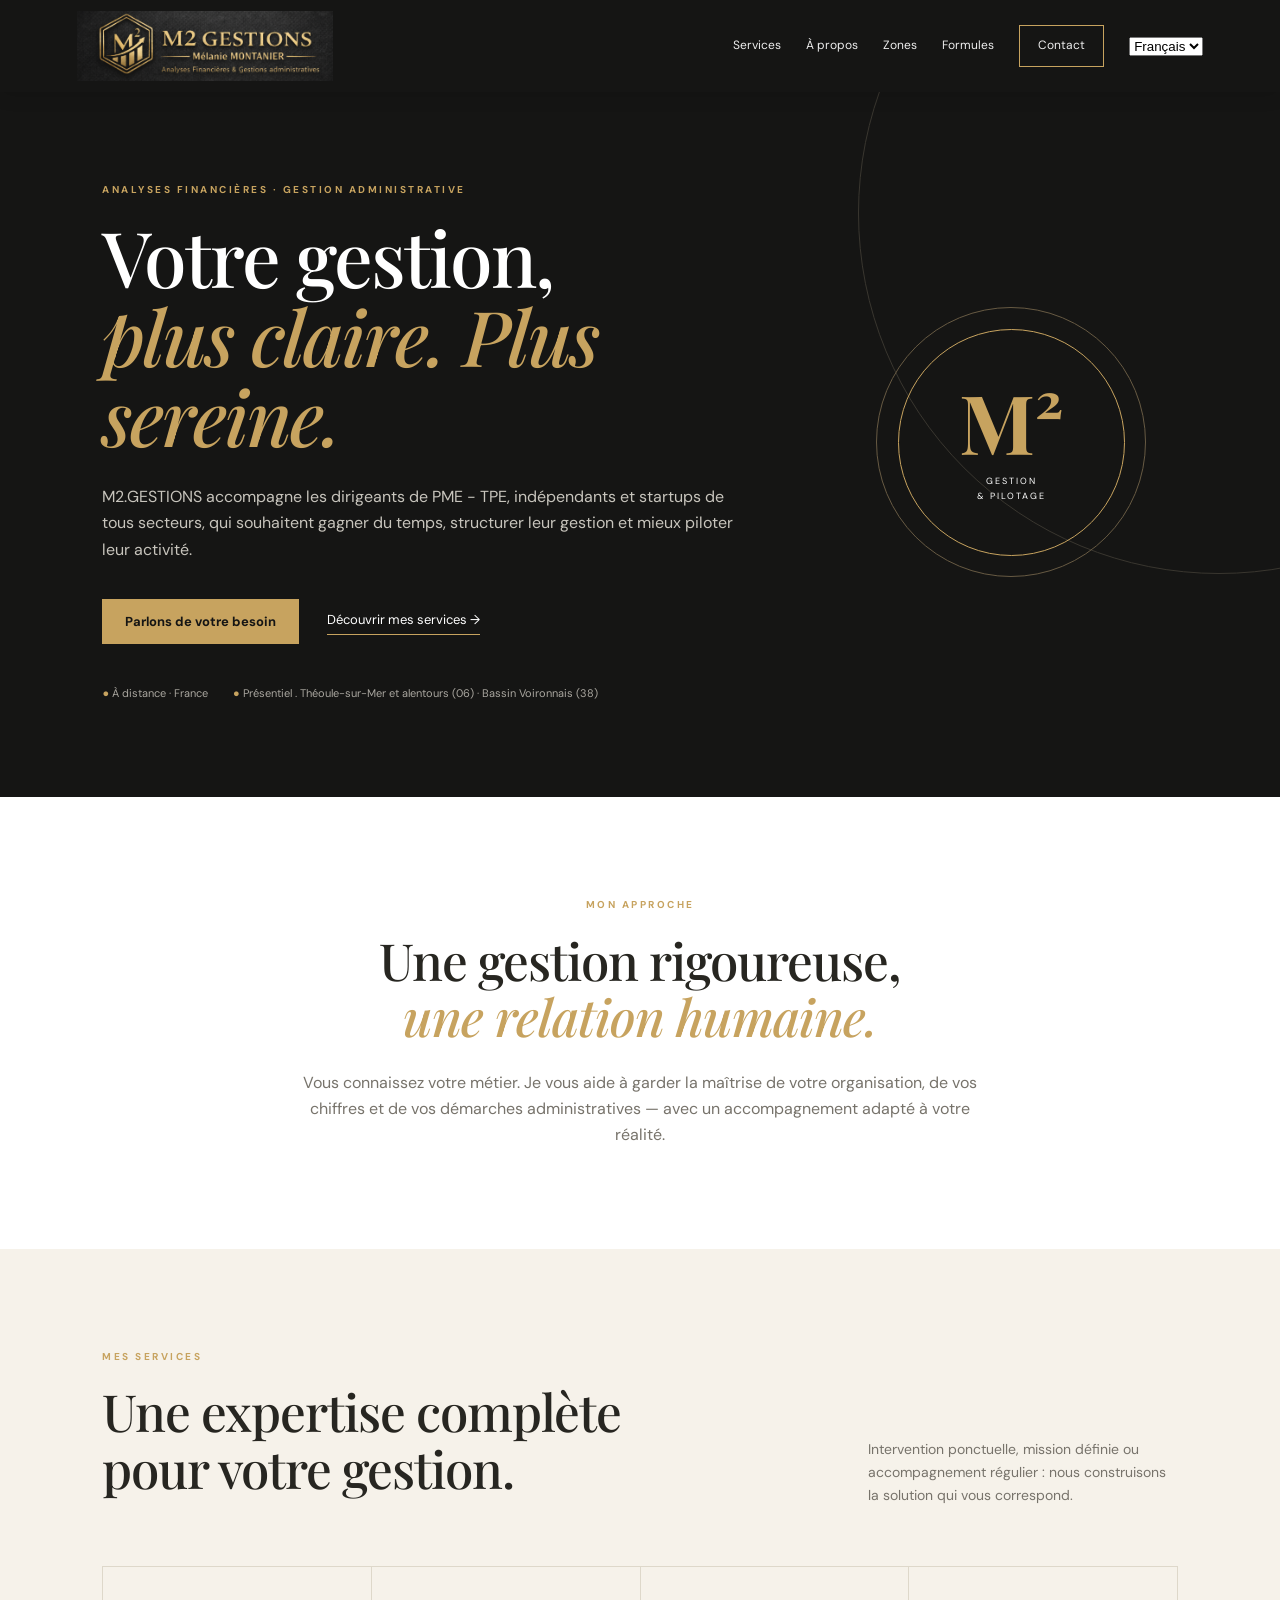
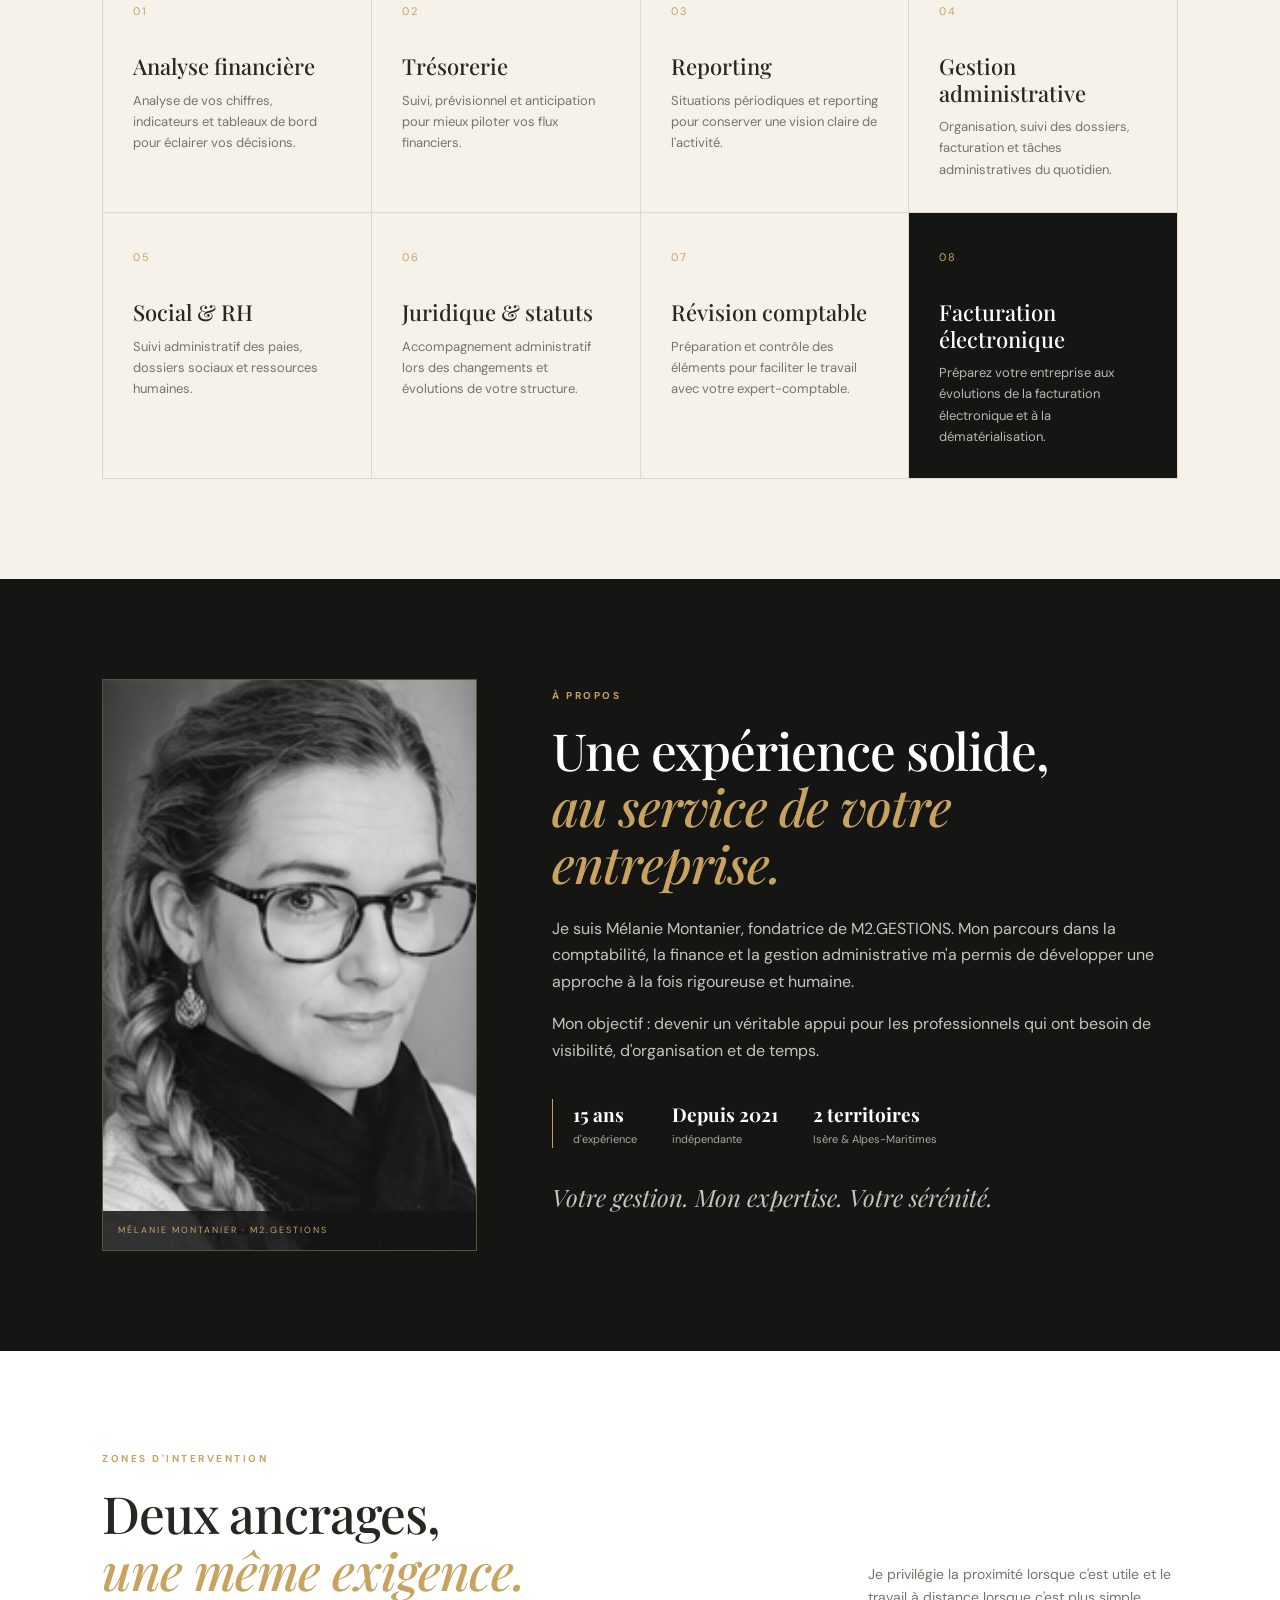
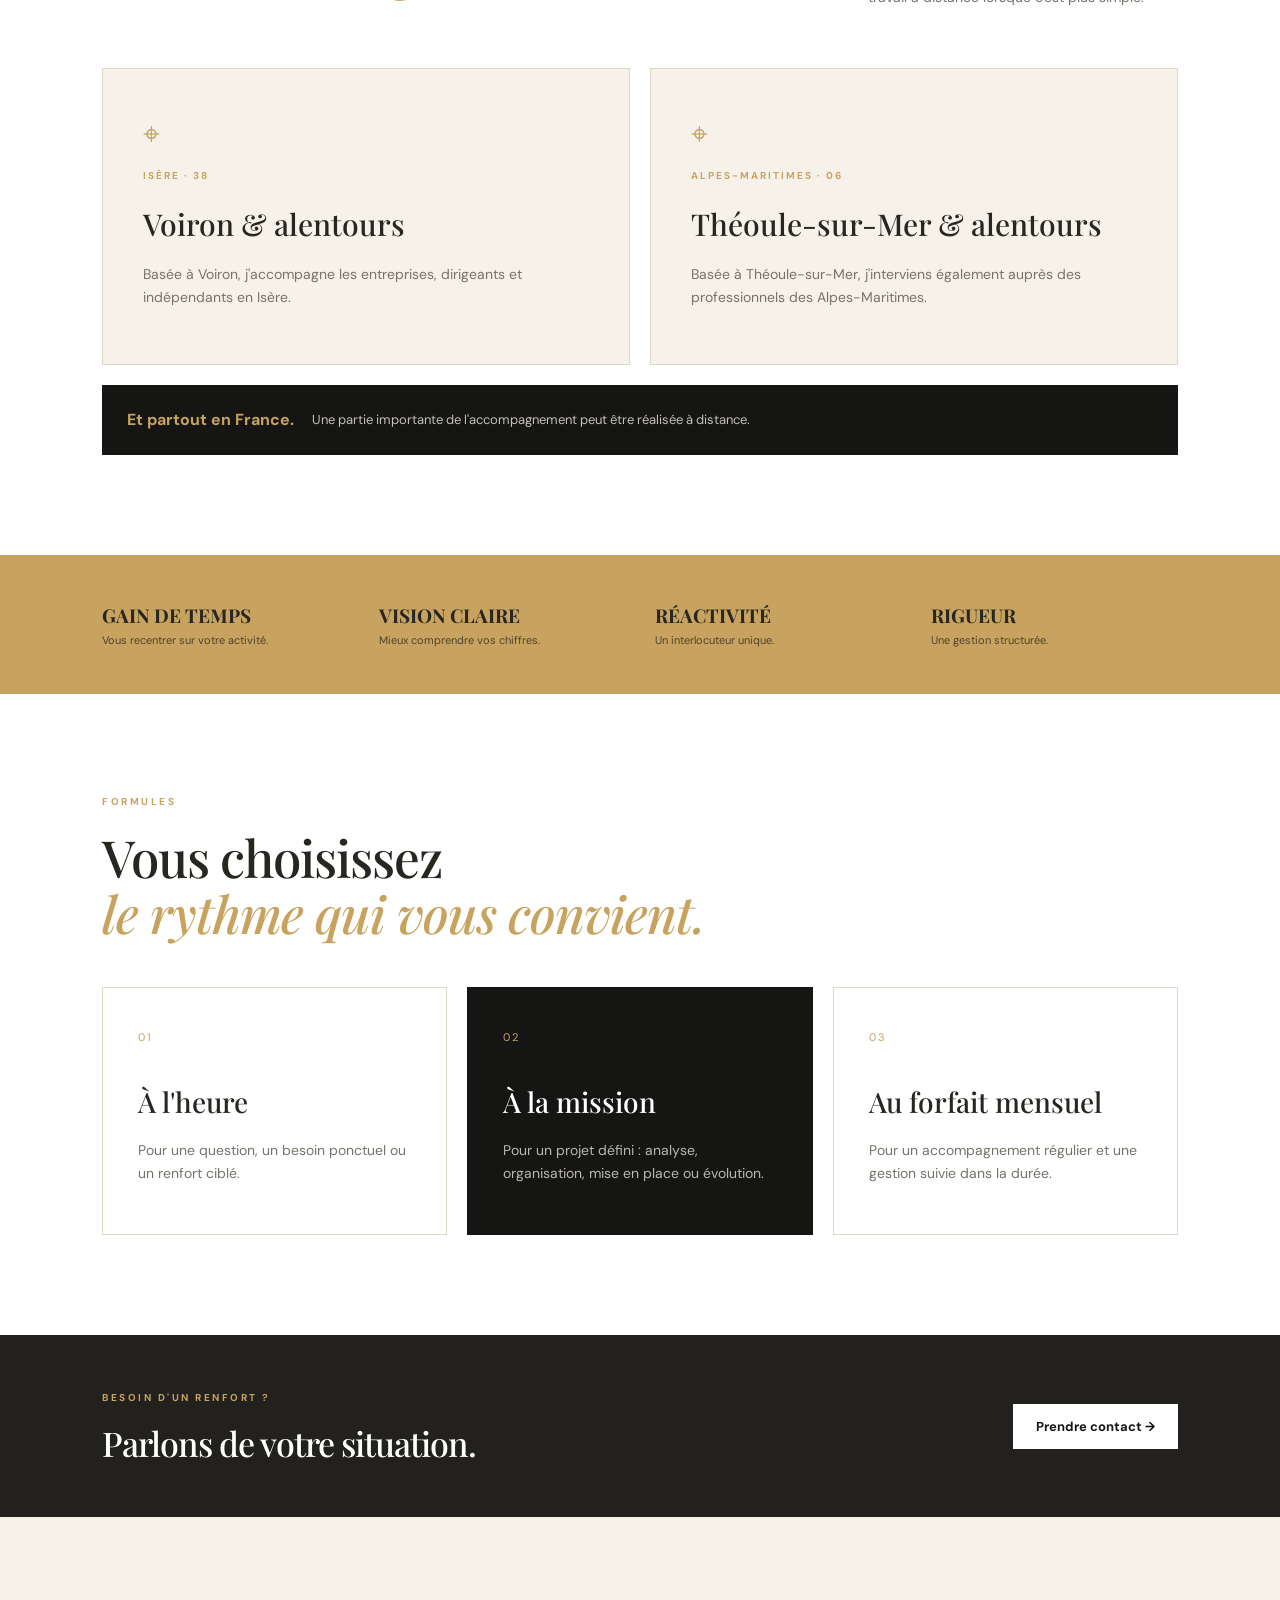
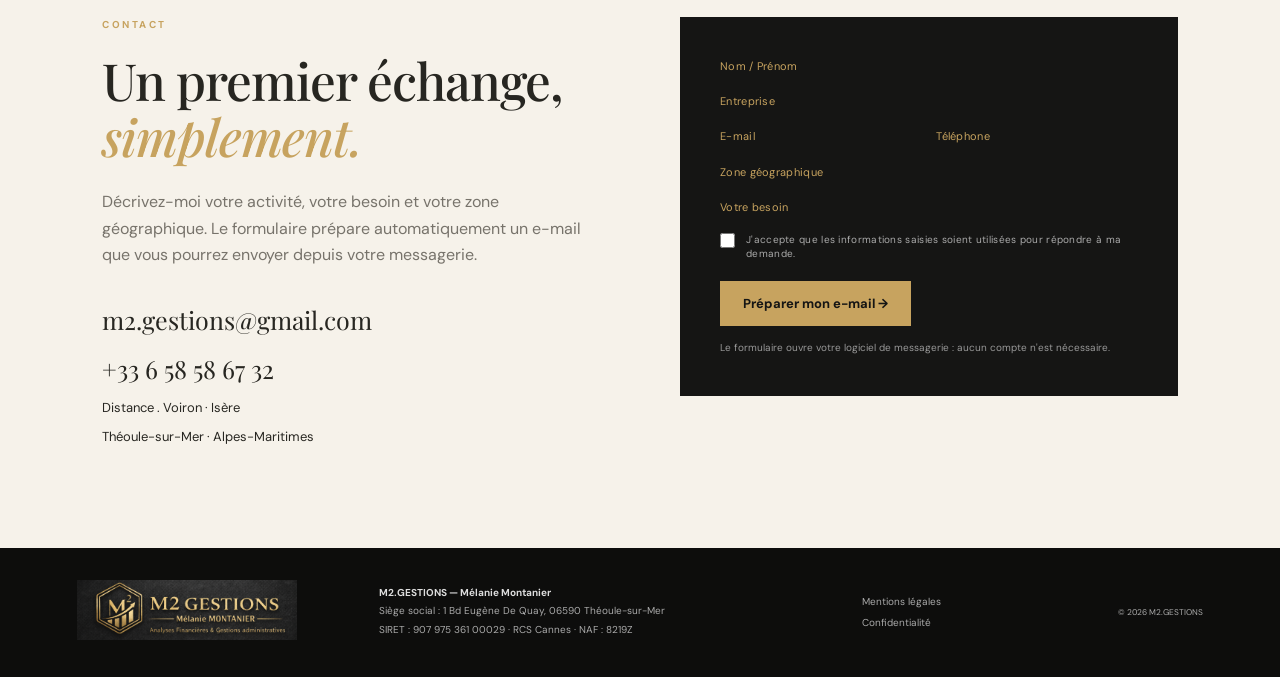
<file: index.html>
<!doctype html>
<html lang="fr">
<head>
  <meta charset="utf-8">
  <meta name="viewport" content="width=device-width, initial-scale=1">
  <meta name="description" content="M2.GESTIONS — Analyses financières et gestion administrative. Accompagnement en Isère, à Voiron, et dans les Alpes-Maritimes, à Théoule-sur-Mer.">
  <meta name="theme-color" content="#151514">
  <title>M2.GESTIONS | Gestion administrative & financière</title>
  <link rel="preconnect" href="https://fonts.googleapis.com">
  <link rel="preconnect" href="https://fonts.gstatic.com" crossorigin>
  <link href="https://fonts.googleapis.com/css2?family=DM+Sans:wght@400;500;600;700&family=Playfair+Display:ital,wght@0,500;0,600;1,500&display=swap" rel="stylesheet">
  <link rel="stylesheet" href="style.css">
</head>
<body>
<header class="site-header">
  <a class="brand" href="#accueil" aria-label="M2.GESTIONS — Accueil">
    <img src="logo.png" alt="M2.GESTIONS — Mélanie Montanier">
  </a>
  <button class="menu-toggle" aria-label="Ouvrir le menu" aria-expanded="false">☰</button>
  <nav class="nav">
    <a href="#services">Services</a>
    <a href="#apropos">À propos</a>
    <a href="#zones">Zones</a>
    <a href="#formules">Formules</a>
    <a class="nav-cta" href="#contact">Contact</a>
    <div class="language-selector">
      <select id="language-select" aria-label="Sélectionner la langue">
        <option value="fr">Français</option>
        <option value="en">English</option>
      </select>
    </div>
  </nav>
</header>

<main>
<section id="accueil" class="hero">
  <div class="hero-copy">
    <p class="eyebrow" data-i18n="eyebrow-hero">ANALYSES FINANCIÈRES · GESTION ADMINISTRATIVE</p>
    <h1><span data-i18n="hero-h1-line1">Votre gestion,</span><br><em data-i18n="hero-h1-line2">plus claire. Plus sereine.</em></h1>
    <p class="hero-text" data-i18n="hero-text">M2.GESTIONS accompagne les dirigeants de PME - TPE, indépendants et startups de tous secteurs, qui souhaitent gagner du temps, structurer leur gestion et mieux piloter le[...]</p>
    <div class="hero-actions">
      <a class="btn" href="#contact" data-i18n="btn-contact">Parlons de votre besoin</a>
      <a class="text-link" href="#services" data-i18n="text-link-services">Découvrir mes services →</a>
    </div>
    <div class="hero-locations">
      <span data-i18n="location-remote">●  À distance · France</span>
      <span data-i18n="location-onsite">● Présentiel . Théoule-sur-Mer et alentours (06) · Bassin Voironnais (38)</span>
    </div>
  </div>
  <div class="hero-mark" aria-hidden="true">
    <div class="circle"><strong>M²</strong><span>GESTION<br>&amp; PILOTAGE</span></div>
  </div>
</section>

<section class="intro section-white">
  <p class="eyebrow" data-i18n="eyebrow-approach">MON APPROCHE</p>
  <h2><span data-i18n="approach-h2-line1">Une gestion rigoureuse,</span><br><em data-i18n="approach-h2-line2">une relation humaine.</em></h2>
  <p data-i18n="approach-text">Vous connaissez votre métier. Je vous aide à garder la maîtrise de votre organisation, de vos chiffres et de vos démarches administratives — avec un accompagnement adapté à votre réa[...]</p>
</section>

<section id="services" class="section services">
  <div class="section-head">
    <div>
      <p class="eyebrow" data-i18n="eyebrow-services">MES SERVICES</p>
      <h2><span data-i18n="services-h2-line1">Une expertise complète</span><br><span data-i18n="services-h2-line2">pour votre gestion.</span></h2>
    </div>
    <p data-i18n="services-intro">Intervention ponctuelle, mission définie ou accompagnement régulier : nous construisons la solution qui vous correspond.</p>
  </div>

  <div class="service-grid">
    <article><span>01</span><h3 data-i18n="service1-title">Analyse financière</h3><p data-i18n="service1-desc">Analyse de vos chiffres, indicateurs et tableaux de bord pour éclairer vos décisions.</p></article>
    <article><span>02</span><h3 data-i18n="service2-title">Trésorerie</h3><p data-i18n="service2-desc">Suivi, prévisionnel et anticipation pour mieux piloter vos flux financiers.</p></article>
    <article><span>03</span><h3 data-i18n="service3-title">Reporting</h3><p data-i18n="service3-desc">Situations périodiques et reporting pour conserver une vision claire de l'activité.</p></article>
    <article><span>04</span><h3 data-i18n="service4-title">Gestion administrative</h3><p data-i18n="service4-desc">Organisation, suivi des dossiers, facturation et tâches administratives du quotidien.</p></article>
    <article><span>05</span><h3 data-i18n="service5-title">Social &amp; RH</h3><p data-i18n="service5-desc">Suivi administratif des paies, dossiers sociaux et ressources humaines.</p></article>
    <article><span>06</span><h3 data-i18n="service6-title">Juridique &amp; statuts</h3><p data-i18n="service6-desc">Accompagnement administratif lors des changements et évolutions de votre structure.</p></article>
    <article><span>07</span><h3 data-i18n="service7-title">Révision comptable</h3><p data-i18n="service7-desc">Préparation et contrôle des éléments pour faciliter le travail avec votre expert-comptable.</p></article>
    <article class="dark-card"><span>08</span><h3 data-i18n="service8-title">Facturation électronique</h3><p data-i18n="service8-desc">Préparez votre entreprise aux évolutions de la facturation électronique et à la dématérialisation.</p></article>
  </div>
</section>

<section id="apropos" class="about">
  <div class="portrait-wrap">
    <img src="melanie.png" alt="Mélanie Montanier" class="portrait">
    <div class="portrait-caption" data-i18n="about-caption">MÉLANIE MONTANIER · M2.GESTIONS</div>
  </div>
  <div class="about-copy">
    <p class="eyebrow" data-i18n="eyebrow-about">À PROPOS</p>
    <h2><span data-i18n="about-h2-line1">Une expérience solide,</span><br><em data-i18n="about-h2-line2">au service de votre entreprise.</em></h2>
    <p data-i18n="about-intro">Je suis <strong>Mélanie Montanier</strong>, fondatrice de M2.GESTIONS. Mon parcours dans la comptabilité, la finance et la gestion administrative m'a permis de développer une approche à[...]</p>
    <p data-i18n="about-goal">Mon objectif : devenir un véritable appui pour les professionnels qui ont besoin de visibilité, d'organisation et de temps.</p>
    <div class="about-facts">
      <div><strong data-i18n="about-fact1-value">15 ans</strong><span data-i18n="about-fact1-label">d'expérience</span></div>
      <div><strong data-i18n="about-fact2-value">Depuis 2021</strong><span data-i18n="about-fact2-label">indépendante</span></div>
      <div><strong data-i18n="about-fact3-value">2 territoires</strong><span data-i18n="about-fact3-label">Isère &amp; Alpes-Maritimes</span></div>
    </div>
    <p class="signature" data-i18n="about-signature">Votre gestion. Mon expertise. Votre sérénité.</p>
  </div>
</section>

<section id="zones" class="section section-white">
  <div class="section-head">
    <div>
      <p class="eyebrow" data-i18n="eyebrow-zones">ZONES D'INTERVENTION</p>
      <h2><span data-i18n="zones-h2-line1">Deux ancrages,</span><br><em data-i18n="zones-h2-line2">une même exigence.</em></h2>
    </div>
    <p data-i18n="zones-intro">Je privilégie la proximité lorsque c'est utile et le travail à distance lorsque c'est plus simple.</p>
  </div>
  <div class="zone-grid">
    <article class="zone-card">
      <div class="zone-icon">⌖</div>
      <p class="zone-kicker" data-i18n="zone1-kicker">ISÈRE · 38</p>
      <h3 data-i18n="zone1-title">Voiron &amp; alentours</h3>
      <p data-i18n="zone1-desc">Basée à Voiron, j'accompagne les entreprises, dirigeants et indépendants en Isère.</p>
    </article>
    <article class="zone-card">
      <div class="zone-icon">⌖</div>
      <p class="zone-kicker" data-i18n="zone2-kicker">ALPES-MARITIMES · 06</p>
      <h3 data-i18n="zone2-title">Théoule-sur-Mer &amp; alentours</h3>
      <p data-i18n="zone2-desc">Basée à Théoule-sur-Mer, j'interviens également auprès des professionnels des Alpes-Maritimes.</p>
    </article>
  </div>
  <div class="remote-bar"><strong data-i18n="zones-remote-label">Et partout en France.</strong><span data-i18n="zones-remote-desc">Une partie importante de l'accompagnement peut être réalisée à distance.</span></div>
</section>

<section class="reassurance">
  <div><strong data-i18n="reassurance1-label">GAIN DE TEMPS</strong><span data-i18n="reassurance1-desc">Vous recentrer sur votre activité.</span></div>
  <div><strong data-i18n="reassurance2-label">VISION CLAIRE</strong><span data-i18n="reassurance2-desc">Mieux comprendre vos chiffres.</span></div>
  <div><strong data-i18n="reassurance3-label">RÉACTIVITÉ</strong><span data-i18n="reassurance3-desc">Un interlocuteur unique.</span></div>
  <div><strong data-i18n="reassurance4-label">RIGUEUR</strong><span data-i18n="reassurance4-desc">Une gestion structurée.</span></div>
</section>

<section id="formules" class="section formulas">
  <p class="eyebrow" data-i18n="eyebrow-formulas">FORMULES</p>
  <h2><span data-i18n="formulas-h2-line1">Vous choisissez</span><br><em data-i18n="formulas-h2-line2">le rythme qui vous convient.</em></h2>
  <div class="formula-grid">
    <article><span>01</span><h3 data-i18n="formula1-title">À l'heure</h3><p data-i18n="formula1-desc">Pour une question, un besoin ponctuel ou un renfort ciblé.</p></article>
    <article class="featured"><span>02</span><h3 data-i18n="formula2-title">À la mission</h3><p data-i18n="formula2-desc">Pour un projet défini : analyse, organisation, mise en place ou évolution.</p></article>
    <article><span>03</span><h3 data-i18n="formula3-title">Au forfait mensuel</h3><p data-i18n="formula3-desc">Pour un accompagnement régulier et une gestion suivie dans la durée.</p></article>
  </div>
</section>

<section class="cta-strip">
  <div><p class="eyebrow" data-i18n="eyebrow-cta">BESOIN D'UN RENFORT ?</p><h2 data-i18n="cta-h2">Parlons de votre situation.</h2></div>
  <a class="btn btn-light" href="#contact" data-i18n="btn-contact-link">Prendre contact →</a>
</section>

<section id="contact" class="contact section">
  <div>
    <p class="eyebrow" data-i18n="eyebrow-contact">CONTACT</p>
    <h2><span data-i18n="contact-h2-line1">Un premier échange,</span><br><em data-i18n="contact-h2-line2">simplement.</em></h2>
    <p data-i18n="contact-intro">Décrivez-moi votre activité, votre besoin et votre zone géographique. Le formulaire prépare automatiquement un e-mail que vous pourrez envoyer depuis votre messagerie.</p>
    <div class="contact-details">
      <a href="mailto:m2.gestions@gmail.com">m2.gestions@gmail.com</a>
      <a href="tel:+33658586732">+33 6 58 58 67 32</a>
      <span data-i18n="contact-location1">Distance . Voiron · Isère</span>
      <span data-i18n="contact-location2">Théoule-sur-Mer · Alpes-Maritimes</span>
    </div>
  </div>

  <form id="contact-form" class="contact-form">
    <label data-i18n="form-label-name">Nom / Prénom<input name="nom" required autocomplete="name"></label>
    <label data-i18n="form-label-company">Entreprise<input name="entreprise" autocomplete="organization"></label>
    <div class="two-cols">
      <label data-i18n="form-label-email">E-mail<input type="email" name="email" required autocomplete="email"></label>
      <label data-i18n="form-label-phone">Téléphone<input type="tel" name="telephone" autocomplete="tel" placeholder="+33 6 00 00 00 00"></label>
    </div>
    <label data-i18n="form-label-zone">Zone géographique
      <select name="zone">
        <option value="Distance et présentiel : Isère — Voiron" data-i18n="form-zone-isere">Isère — Voiron</option>
        <option value="Alpes-Maritimes — Théoule-sur-Mer" data-i18n="form-zone-paca">Alpes-Maritimes — Théoule-sur-Mer</option>
        <option value="À distance — France" data-i18n="form-zone-remote">À distance — France</option>
      </select>
    </label>
    <label data-i18n="form-label-message">Votre besoin<textarea name="message" rows="5" required placeholder="Quelques lignes pour m'expliquer votre besoin..."></textarea></label>
    <label class="check"><input type="checkbox" required> <span data-i18n="form-label-consent">J'accepte que les informations saisies soient utilisées pour répondre à ma demande.</span></label>
    <button class="btn" type="submit" data-i18n="form-btn-submit">Préparer mon e-mail →</button>
    <p class="form-note" data-i18n="form-note">Le formulaire ouvre votre logiciel de messagerie : aucun compte n'est nécessaire.</p>
  </form>
</section>
</main>

<footer class="footer">
  <div class="footer-brand"><img src="logo.png" alt="M2.GESTIONS"></div>
  <div>
    <strong>M2.GESTIONS — Mélanie Montanier</strong>
    <p>Siège social : 1 Bd Eugène De Quay, 06590 Théoule-sur-Mer</p>
    <p>SIRET : 907 975 361 00029 · RCS Cannes · NAF : 8219Z</p>
  </div>
  <div class="footer-links"><a href="mentions-legales.html">Mentions légales</a><a href="confidentialite.html">Confidentialité</a></div>
  <small>© 2026 M2.GESTIONS</small>
</footer>

<script>
// Dictionnaire des traductions
const translations = {
  fr: {
    'eyebrow-hero': 'ANALYSES FINANCIÈRES · GESTION ADMINISTRATIVE',
    'hero-h1-line1': 'Votre gestion,',
    'hero-h1-line2': 'plus claire. Plus sereine.',
    'hero-text': 'M2.GESTIONS accompagne les dirigeants de PME - TPE, indépendants et startups de tous secteurs, qui souhaitent gagner du temps, structurer leur gestion et mieux piloter leur activité.',
    'btn-contact': 'Parlons de votre besoin',
    'text-link-services': 'Découvrir mes services →',
    'location-remote': '●  À distance · France',
    'location-onsite': '● Présentiel . Théoule-sur-Mer et alentours (06) · Bassin Voironnais (38)',
    'eyebrow-approach': 'MON APPROCHE',
    'approach-h2-line1': 'Une gestion rigoureuse,',
    'approach-h2-line2': 'une relation humaine.',
    'approach-text': 'Vous connaissez votre métier. Je vous aide à garder la maîtrise de votre organisation, de vos chiffres et de vos démarches administratives — avec un accompagnement adapté à votre réalité.',
    'eyebrow-services': 'MES SERVICES',
    'services-h2-line1': 'Une expertise complète',
    'services-h2-line2': 'pour votre gestion.',
    'services-intro': 'Intervention ponctuelle, mission définie ou accompagnement régulier : nous construisons la solution qui vous correspond.',
    'service1-title': 'Analyse financière',
    'service1-desc': 'Analyse de vos chiffres, indicateurs et tableaux de bord pour éclairer vos décisions.',
    'service2-title': 'Trésorerie',
    'service2-desc': 'Suivi, prévisionnel et anticipation pour mieux piloter vos flux financiers.',
    'service3-title': 'Reporting',
    'service3-desc': 'Situations périodiques et reporting pour conserver une vision claire de l\'activité.',
    'service4-title': 'Gestion administrative',
    'service4-desc': 'Organisation, suivi des dossiers, facturation et tâches administratives du quotidien.',
    'service5-title': 'Social & RH',
    'service5-desc': 'Suivi administratif des paies, dossiers sociaux et ressources humaines.',
    'service6-title': 'Juridique & statuts',
    'service6-desc': 'Accompagnement administratif lors des changements et évolutions de votre structure.',
    'service7-title': 'Révision comptable',
    'service7-desc': 'Préparation et contrôle des éléments pour faciliter le travail avec votre expert-comptable.',
    'service8-title': 'Facturation électronique',
    'service8-desc': 'Préparez votre entreprise aux évolutions de la facturation électronique et à la dématérialisation.',
    'about-caption': 'MÉLANIE MONTANIER · M2.GESTIONS',
    'eyebrow-about': 'À PROPOS',
    'about-h2-line1': 'Une expérience solide,',
    'about-h2-line2': 'au service de votre entreprise.',
    'about-intro': 'Je suis Mélanie Montanier, fondatrice de M2.GESTIONS. Mon parcours dans la comptabilité, la finance et la gestion administrative m\'a permis de développer une approche à la fois rigoureuse et humaine.',
    'about-goal': 'Mon objectif : devenir un véritable appui pour les professionnels qui ont besoin de visibilité, d\'organisation et de temps.',
    'about-fact1-value': '15 ans',
    'about-fact1-label': 'd\'expérience',
    'about-fact2-value': 'Depuis 2021',
    'about-fact2-label': 'indépendante',
    'about-fact3-value': '2 territoires',
    'about-fact3-label': 'Isère & Alpes-Maritimes',
    'about-signature': 'Votre gestion. Mon expertise. Votre sérénité.',
    'eyebrow-zones': 'ZONES D\'INTERVENTION',
    'zones-h2-line1': 'Deux ancrages,',
    'zones-h2-line2': 'une même exigence.',
    'zones-intro': 'Je privilégie la proximité lorsque c\'est utile et le travail à distance lorsque c\'est plus simple.',
    'zone1-kicker': 'ISÈRE · 38',
    'zone1-title': 'Voiron & alentours',
    'zone1-desc': 'Basée à Voiron, j\'accompagne les entreprises, dirigeants et indépendants en Isère.',
    'zone2-kicker': 'ALPES-MARITIMES · 06',
    'zone2-title': 'Théoule-sur-Mer & alentours',
    'zone2-desc': 'Basée à Théoule-sur-Mer, j\'interviens également auprès des professionnels des Alpes-Maritimes.',
    'zones-remote-label': 'Et partout en France.',
    'zones-remote-desc': 'Une partie importante de l\'accompagnement peut être réalisée à distance.',
    'reassurance1-label': 'GAIN DE TEMPS',
    'reassurance1-desc': 'Vous recentrer sur votre activité.',
    'reassurance2-label': 'VISION CLAIRE',
    'reassurance2-desc': 'Mieux comprendre vos chiffres.',
    'reassurance3-label': 'RÉACTIVITÉ',
    'reassurance3-desc': 'Un interlocuteur unique.',
    'reassurance4-label': 'RIGUEUR',
    'reassurance4-desc': 'Une gestion structurée.',
    'eyebrow-formulas': 'FORMULES',
    'formulas-h2-line1': 'Vous choisissez',
    'formulas-h2-line2': 'le rythme qui vous convient.',
    'formula1-title': 'À l\'heure',
    'formula1-desc': 'Pour une question, un besoin ponctuel ou un renfort ciblé.',
    'formula2-title': 'À la mission',
    'formula2-desc': 'Pour un projet défini : analyse, organisation, mise en place ou évolution.',
    'formula3-title': 'Au forfait mensuel',
    'formula3-desc': 'Pour un accompagnement régulier et une gestion suivie dans la durée.',
    'eyebrow-cta': 'BESOIN D\'UN RENFORT ?',
    'cta-h2': 'Parlons de votre situation.',
    'btn-contact-link': 'Prendre contact →',
    'eyebrow-contact': 'CONTACT',
    'contact-h2-line1': 'Un premier échange,',
    'contact-h2-line2': 'simplement.',
    'contact-intro': 'Décrivez-moi votre activité, votre besoin et votre zone géographique. Le formulaire prépare automatiquement un e-mail que vous pourrez envoyer depuis votre messagerie.',
    'contact-location1': 'Distance . Voiron · Isère',
    'contact-location2': 'Théoule-sur-Mer · Alpes-Maritimes',
    'form-label-name': 'Nom / Prénom',
    'form-label-company': 'Entreprise',
    'form-label-email': 'E-mail',
    'form-label-phone': 'Téléphone',
    'form-label-zone': 'Zone géographique',
    'form-zone-isere': 'Isère — Voiron',
    'form-zone-paca': 'Alpes-Maritimes — Théoule-sur-Mer',
    'form-zone-remote': 'À distance — France',
    'form-label-message': 'Votre besoin',
    'form-label-consent': 'J\'accepte que les informations saisies soient utilisées pour répondre à ma demande.',
    'form-btn-submit': 'Préparer mon e-mail →',
    'form-note': 'Le formulaire ouvre votre logiciel de messagerie : aucun compte n\'est nécessaire.'
  },
  en: {
    'eyebrow-hero': 'FINANCIAL ANALYSIS · ADMINISTRATIVE MANAGEMENT',
    'hero-h1-line1': 'Your management,',
    'hero-h1-line2': 'clearer. More serene.',
    'hero-text': 'M2.GESTIONS supports SME and startup managers, freelancers and entrepreneurs from all sectors who want to save time, structure their management and better control their business.',
    'btn-contact': 'Let\'s talk about your needs',
    'text-link-services': 'Discover my services →',
    'location-remote': '●  Remote · France',
    'location-onsite': '● On-site . Théoule-sur-Mer and surroundings (06) · Voiron Basin (38)',
    'eyebrow-approach': 'MY APPROACH',
    'approach-h2-line1': 'Rigorous management,',
    'approach-h2-line2': 'human connection.',
    'approach-text': 'You know your business. I help you maintain control of your organization, your finances and your administrative procedures — with support tailored to your reality.',
    'eyebrow-services': 'MY SERVICES',
    'services-h2-line1': 'Complete expertise',
    'services-h2-line2': 'for your management.',
    'services-intro': 'One-off intervention, defined project or ongoing support: we build the solution that suits you.',
    'service1-title': 'Financial Analysis',
    'service1-desc': 'Analysis of your figures, indicators and dashboards to clarify your decisions.',
    'service2-title': 'Cash Flow',
    'service2-desc': 'Monitoring, forecasting and anticipation to better manage your financial flows.',
    'service3-title': 'Reporting',
    'service3-desc': 'Regular statements and reporting to maintain a clear view of your activity.',
    'service4-title': 'Administrative Management',
    'service4-desc': 'Organization, file management, invoicing and daily administrative tasks.',
    'service5-title': 'HR & Payroll',
    'service5-desc': 'Administrative monitoring of payroll, HR files and human resources.',
    'service6-title': 'Legal & Structure',
    'service6-desc': 'Administrative support during changes and developments in your structure.',
    'service7-title': 'Audit Preparation',
    'service7-desc': 'Preparation and verification of elements to facilitate work with your accountant.',
    'service8-title': 'Electronic Invoicing',
    'service8-desc': 'Prepare your business for electronic invoicing developments and digitalization.',
    'about-caption': 'MÉLANIE MONTANIER · M2.GESTIONS',
    'eyebrow-about': 'ABOUT',
    'about-h2-line1': 'Solid experience,',
    'about-h2-line2': 'at your service.',
    'about-intro': 'I am Mélanie Montanier, founder of M2.GESTIONS. My background in accounting, finance and administrative management has enabled me to develop a rigorous and human approach.',
    'about-goal': 'My goal: to become a real support for professionals who need visibility, organization and time.',
    'about-fact1-value': '15 years',
    'about-fact1-label': 'of experience',
    'about-fact2-value': 'Since 2021',
    'about-fact2-label': 'self-employed',
    'about-fact3-value': '2 territories',
    'about-fact3-label': 'Isère & Alpes-Maritimes',
    'about-signature': 'Your management. My expertise. Your peace of mind.',
    'eyebrow-zones': 'AREAS OF INTERVENTION',
    'zones-h2-line1': 'Two anchors,',
    'zones-h2-line2': 'same commitment.',
    'zones-intro': 'I prioritize proximity when useful and remote work when simpler.',
    'zone1-kicker': 'ISÈRE · 38',
    'zone1-title': 'Voiron & surroundings',
    'zone1-desc': 'Based in Voiron, I support businesses, managers and freelancers in Isère.',
    'zone2-kicker': 'ALPES-MARITIMES · 06',
    'zone2-title': 'Théoule-sur-Mer & surroundings',
    'zone2-desc': 'Based in Théoule-sur-Mer, I also work with professionals in Alpes-Maritimes.',
    'zones-remote-label': 'And throughout France.',
    'zones-remote-desc': 'A significant part of the support can be provided remotely.',
    'reassurance1-label': 'TIME SAVING',
    'reassurance1-desc': 'Focus on your business.',
    'reassurance2-label': 'CLEAR VISION',
    'reassurance2-desc': 'Better understand your figures.',
    'reassurance3-label': 'RESPONSIVENESS',
    'reassurance3-desc': 'Single point of contact.',
    'reassurance4-label': 'RIGOR',
    'reassurance4-desc': 'Structured management.',
    'eyebrow-formulas': 'PRICING',
    'formulas-h2-line1': 'You choose',
    'formulas-h2-line2': 'the pace that suits you.',
    'formula1-title': 'Hourly',
    'formula1-desc': 'For a question, specific need or targeted support.',
    'formula2-title': 'Project-based',
    'formula2-desc': 'For a defined project: analysis, organization, implementation or change.',
    'formula3-title': 'Monthly retainer',
    'formula3-desc': 'For ongoing support and regular management over time.',
    'eyebrow-cta': 'NEED SUPPORT?',
    'cta-h2': 'Let\'s discuss your situation.',
    'btn-contact-link': 'Get in touch →',
    'eyebrow-contact': 'CONTACT',
    'contact-h2-line1': 'A first conversation,',
    'contact-h2-line2': 'simply.',
    'contact-intro': 'Tell me about your business, your needs and your location. The form will automatically prepare an email that you can send from your email client.',
    'contact-location1': 'Remote . Voiron · Isère',
    'contact-location2': 'Théoule-sur-Mer · Alpes-Maritimes',
    'form-label-name': 'Name / First name',
    'form-label-company': 'Company',
    'form-label-email': 'Email',
    'form-label-phone': 'Phone',
    'form-label-zone': 'Geographic area',
    'form-zone-isere': 'Isère — Voiron',
    'form-zone-paca': 'Alpes-Maritimes — Théoule-sur-Mer',
    'form-zone-remote': 'Remote — France',
    'form-label-message': 'Your needs',
    'form-label-consent': 'I accept that the information entered will be used to respond to my request.',
    'form-btn-submit': 'Prepare my email →',
    'form-note': 'The form opens your email client: no account needed.'
  }
};

// Initialiser la langue depuis le localStorage ou défaut à 'fr'
let currentLang = localStorage.getItem('lang') || 'fr';
const langSelect = document.getElementById('language-select');
langSelect.value = currentLang;

// Fonction pour traduire la page
function translatePage(lang) {
  currentLang = lang;
  localStorage.setItem('lang', lang);
  document.documentElement.lang = lang;
  
  document.querySelectorAll('[data-i18n]').forEach(element => {
    const key = element.getAttribute('data-i18n');
    if (translations[lang][key]) {
      // Conserver les enfants (ex: <strong> dans les labels)
      if (element.children.length > 0 && element.textContent.includes('<')) {
        // Si c'est un label avec input, ne traduire que le texte avant l'input
        const inputElement = element.querySelector('input, textarea, select');
        if (inputElement) {
          const newText = translations[lang][key];
          while (element.firstChild && element.firstChild !== inputElement) {
            element.removeChild(element.firstChild);
          }
          element.insertBefore(document.createTextNode(newText + '\n'), element.firstChild);
        }
      } else {
        element.textContent = translations[lang][key];
      }
    }
  });
}

// Event listener pour le changement de langue
langSelect.addEventListener('change', (e) => {
  translatePage(e.target.value);
});

// Initialiser la traduction au chargement
translatePage(currentLang);

// Menu toggle
const menu = document.querySelector('.menu-toggle');
const nav = document.querySelector('.nav');
menu.addEventListener('click', () => {
  const open = nav.classList.toggle('open');
  menu.setAttribute('aria-expanded', open ? 'true' : 'false');
});
document.querySelectorAll('.nav a').forEach(a => a.addEventListener('click', () => {
  nav.classList.remove('open');
  menu.setAttribute('aria-expanded','false');
}));

// Formulaire de contact
document.getElementById('contact-form').addEventListener('submit', function(e) {
  e.preventDefault();
  const data = new FormData(this);
  const subject = encodeURIComponent('Prise de contact — M2.GESTIONS');
  const body = encodeURIComponent(
`Bonjour Mélanie,

Nom / Prénom : ${data.get('nom')}
Entreprise : ${data.get('entreprise') || 'Non renseignée'}
E-mail : ${data.get('email')}
Téléphone : ${data.get('telephone') || 'Non renseigné'}
Zone : ${data.get('zone')}

Besoin :
${data.get('message')}

Envoyé depuis le site M2.GESTIONS.`
  );
  window.location.href = `mailto:m2.gestions@gmail.com?subject=${subject}&body=${body}`;
});
</script>
</body>
</html>
</file>
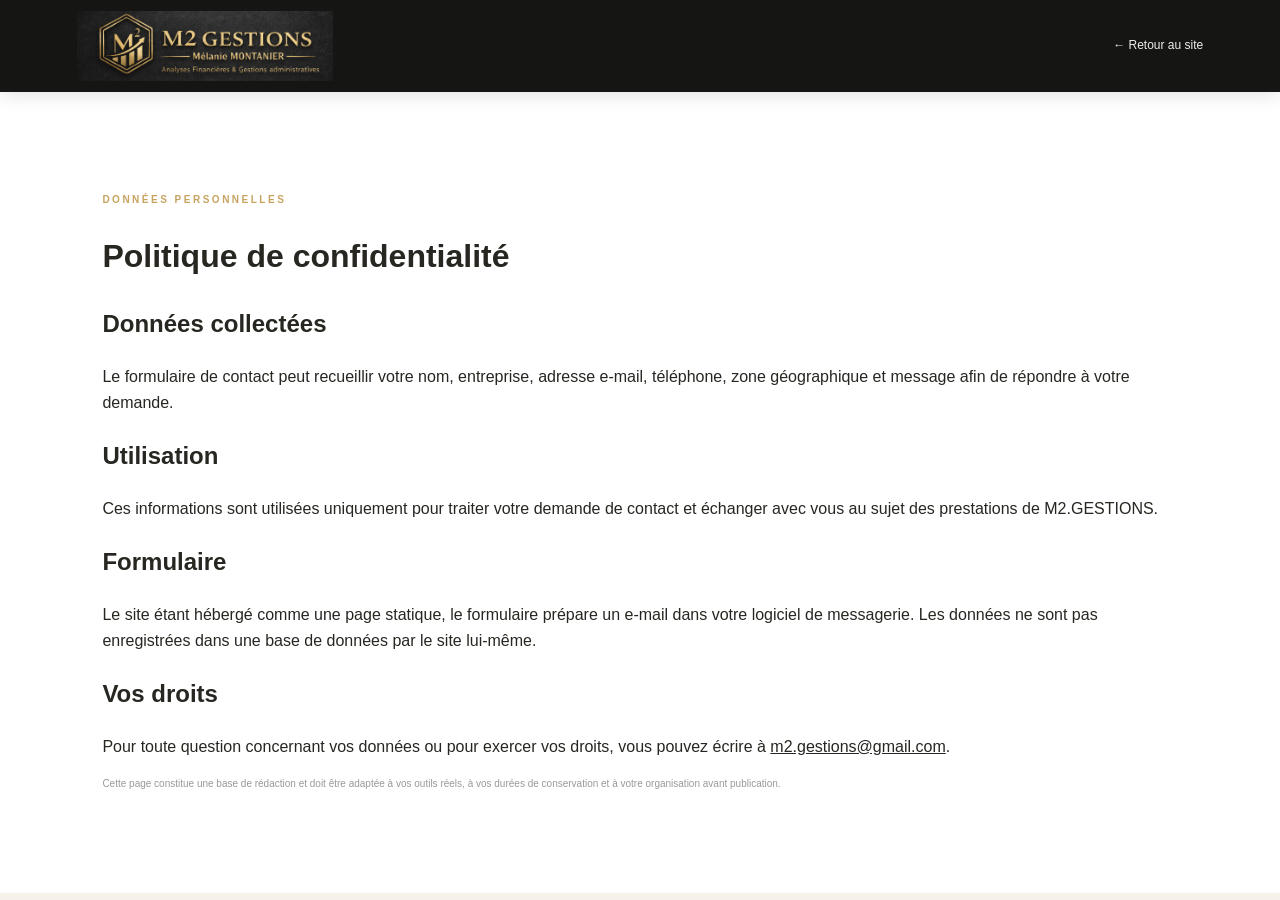
<file: confidentialite.html>
<!doctype html>
<html lang="fr"><head><meta charset="utf-8"><meta name="viewport" content="width=device-width,initial-scale=1"><title>Confidentialité | M2.GESTIONS</title><link rel="stylesheet" href="style.css"></head>
<body>
<header class="site-header"><a class="brand" href="index.html"><img src="logo.png" alt="M2.GESTIONS"></a><nav class="nav"><a href="index.html">← Retour au site</a></nav></header>
<main class="section section-white legal-page">
<p class="eyebrow">DONNÉES PERSONNELLES</p><h1>Politique de confidentialité</h1>
<h2>Données collectées</h2><p>Le formulaire de contact peut recueillir votre nom, entreprise, adresse e-mail, téléphone, zone géographique et message afin de répondre à votre demande.</p>
<h2>Utilisation</h2><p>Ces informations sont utilisées uniquement pour traiter votre demande de contact et échanger avec vous au sujet des prestations de M2.GESTIONS.</p>
<h2>Formulaire</h2><p>Le site étant hébergé comme une page statique, le formulaire prépare un e-mail dans votre logiciel de messagerie. Les données ne sont pas enregistrées dans une base de données par le site lui-même.</p>
<h2>Vos droits</h2><p>Pour toute question concernant vos données ou pour exercer vos droits, vous pouvez écrire à <a href="mailto:m2.gestions@gmail.com">m2.gestions@gmail.com</a>.</p>
<p class="form-note">Cette page constitue une base de rédaction et doit être adaptée à vos outils réels, à vos durées de conservation et à votre organisation avant publication.</p>
</main>
</body></html>
</file>
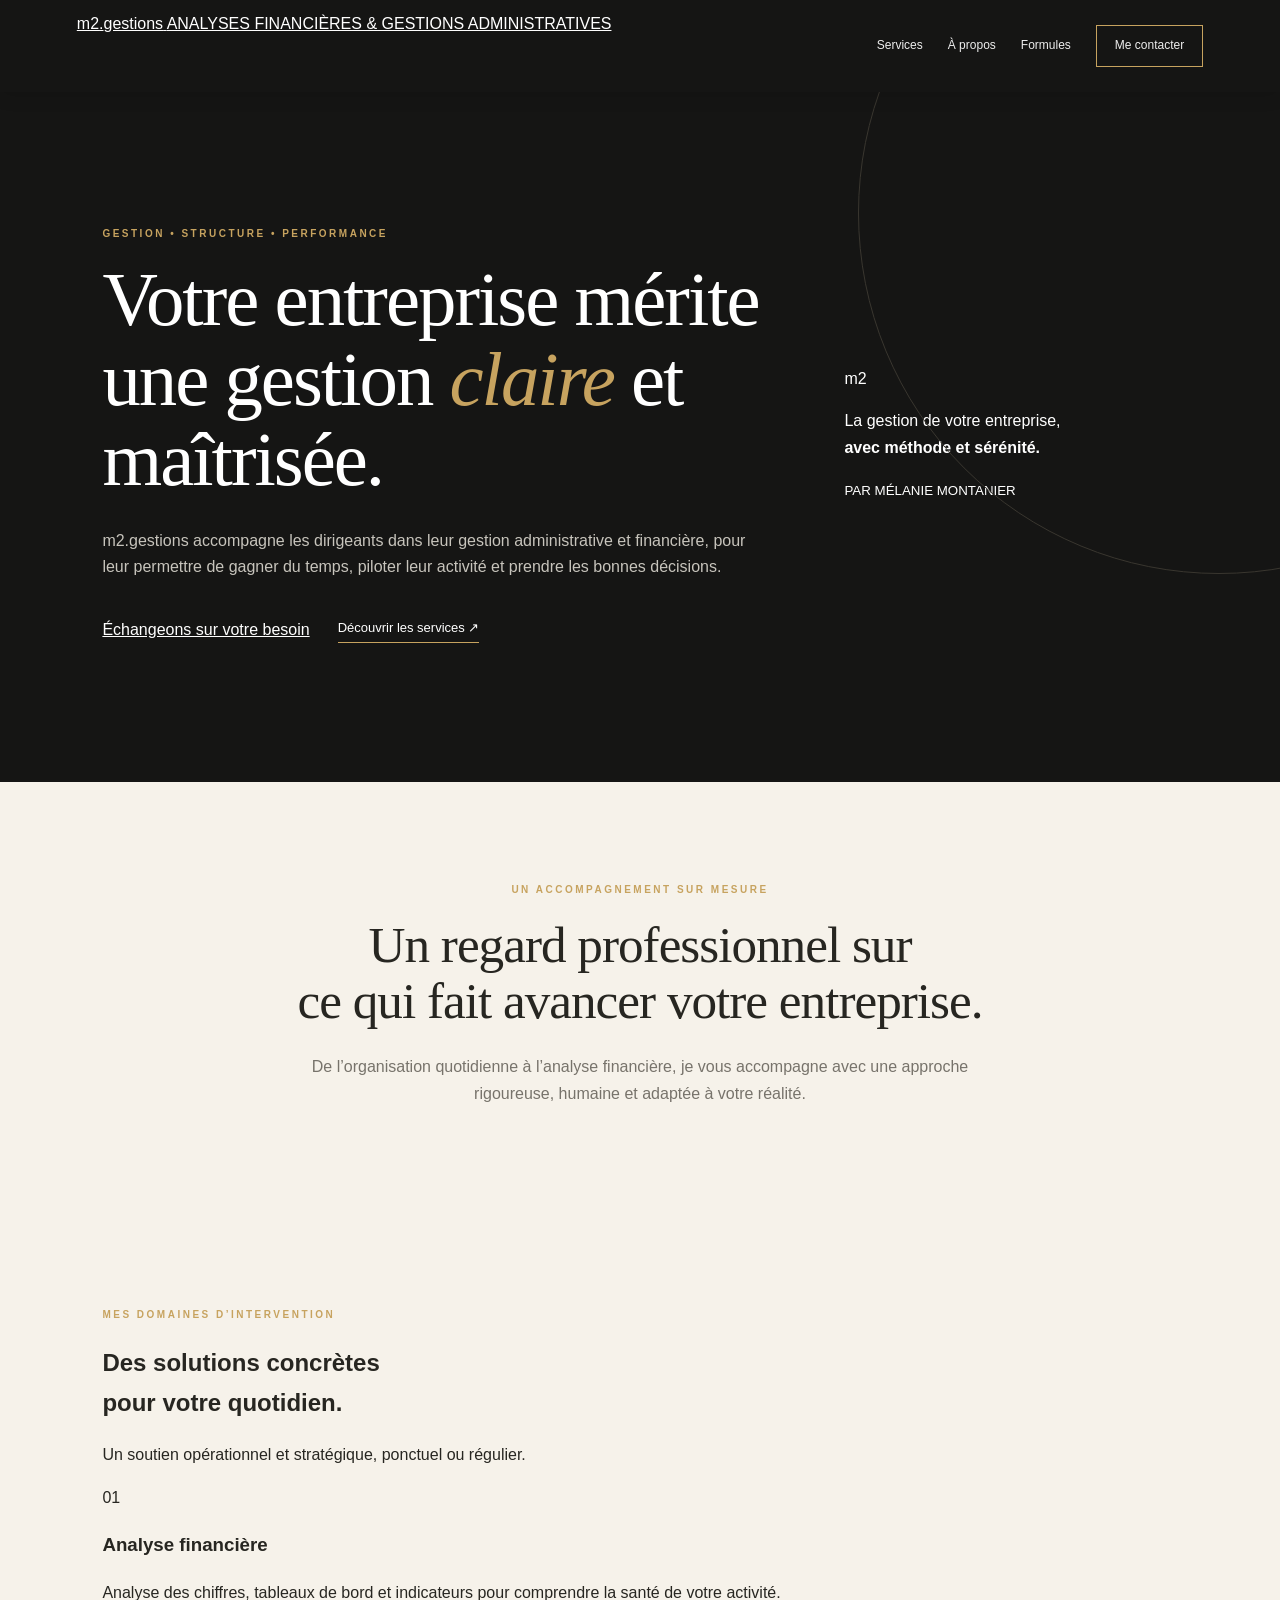
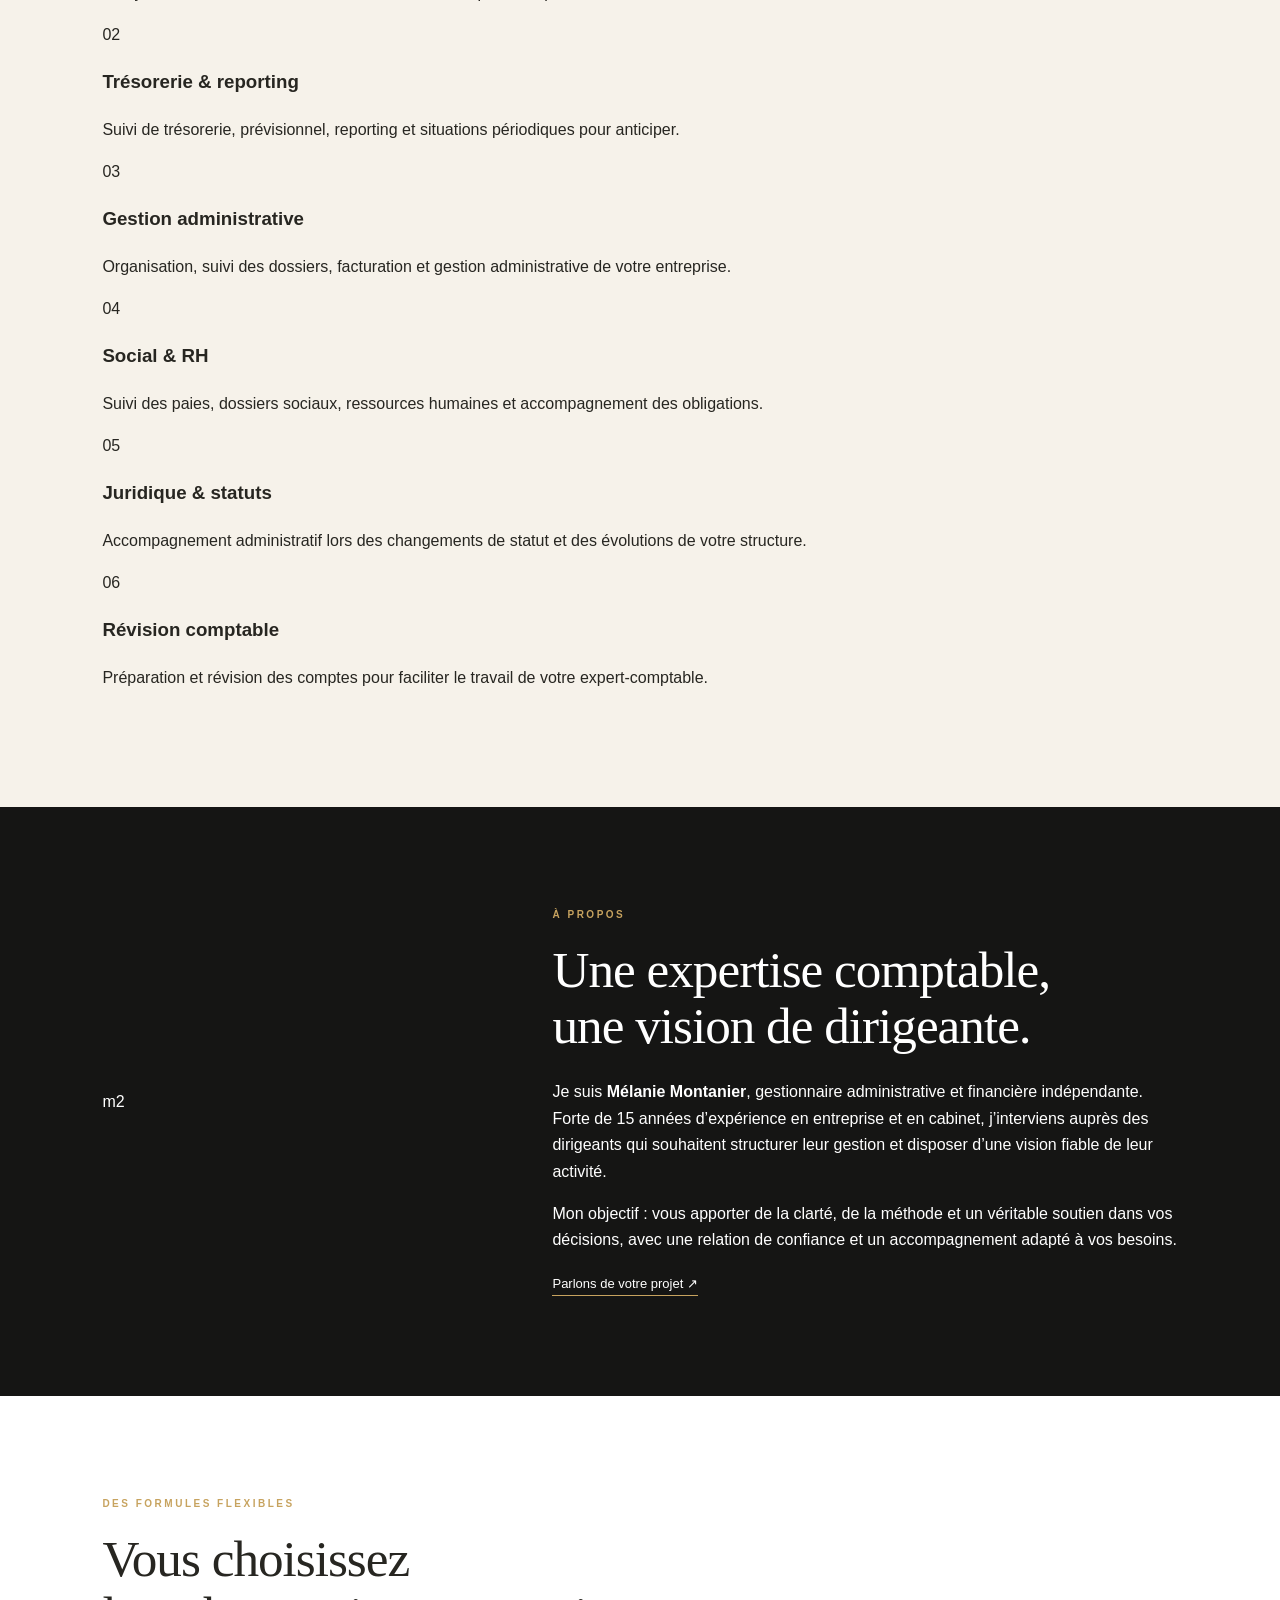
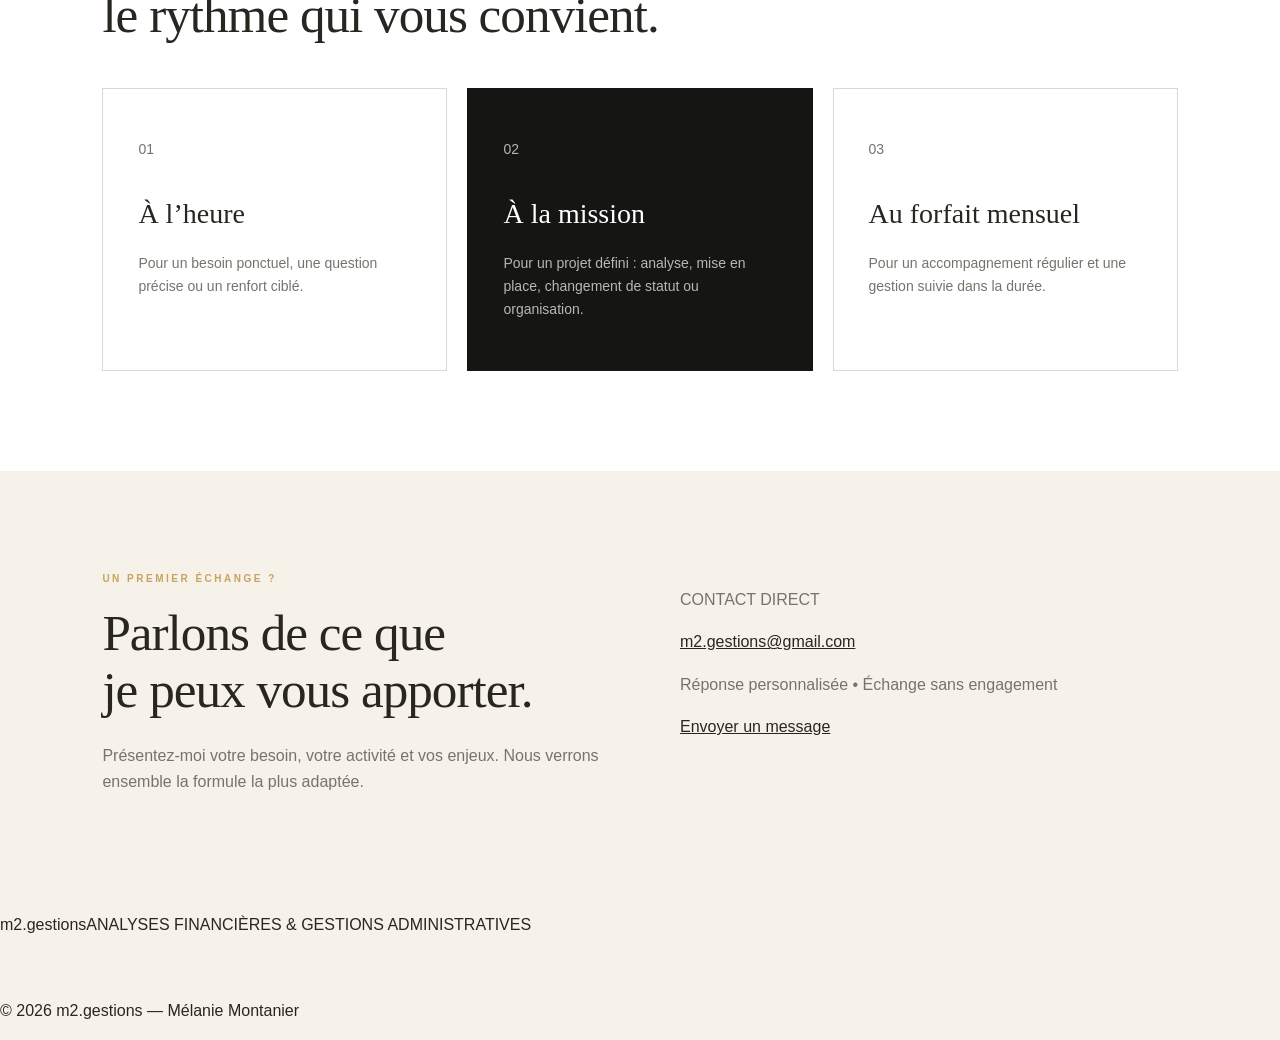
<file: m2gestions.html>
<!DOCTYPE html>
<html lang="fr">
<head>
  <meta charset="UTF-8">
  <meta name="viewport" content="width=device-width, initial-scale=1.0">
  <meta name="description" content="m2.gestions — Analyses financières & gestions administratives. Un accompagnement fiable pour les dirigeants et les entreprises.">
  <title>m2.gestions | Analyses financières & gestions administratives</title>
  <link rel="stylesheet" href="style.css">
</head>
<body>
  <header class="site-header">
    <a class="brand" href="#accueil" aria-label="m2.gestions accueil">
      <span class="brand-main">m2<span>.</span>gestions</span>
      <span class="brand-sub">ANALYSES FINANCIÈRES & GESTIONS ADMINISTRATIVES</span>
    </a>
    <button class="menu-toggle" aria-label="Ouvrir le menu">☰</button>
    <nav class="nav">
      <a href="#services">Services</a>
      <a href="#apropos">À propos</a>
      <a href="#formules">Formules</a>
      <a class="nav-cta" href="#contact">Me contacter</a>
    </nav>
  </header>

  <main>
    <section id="accueil" class="hero">
      <div class="hero-content">
        <p class="eyebrow">GESTION • STRUCTURE • PERFORMANCE</p>
        <h1>Votre entreprise mérite une gestion <em>claire</em> et maîtrisée.</h1>
        <p class="hero-text">m2.gestions accompagne les dirigeants dans leur gestion administrative et financière, pour leur permettre de gagner du temps, piloter leur activité et prendre les bonnes décisions.</p>
        <div class="hero-actions">
          <a class="button button-gold" href="#contact">Échangeons sur votre besoin</a>
          <a class="text-link" href="#services">Découvrir les services <span>↗</span></a>
        </div>
      </div>
      <div class="hero-card">
        <div class="monogram">m<span>2</span></div>
        <p>La gestion de votre entreprise,<br><strong>avec méthode et sérénité.</strong></p>
        <div class="line"></div>
        <small>PAR MÉLANIE MONTANIER</small>
      </div>
    </section>

    <section class="intro section">
      <p class="eyebrow">UN ACCOMPAGNEMENT SUR MESURE</p>
      <h2>Un regard professionnel sur<br>ce qui fait avancer votre entreprise.</h2>
      <p class="section-lead">De l’organisation quotidienne à l’analyse financière, je vous accompagne avec une approche rigoureuse, humaine et adaptée à votre réalité.</p>
    </section>

    <section id="services" class="section services-section">
      <div class="section-heading">
        <div>
          <p class="eyebrow">MES DOMAINES D’INTERVENTION</p>
          <h2>Des solutions concrètes<br>pour votre quotidien.</h2>
        </div>
        <p>Un soutien opérationnel et stratégique, ponctuel ou régulier.</p>
      </div>
      <div class="services-grid">
        <article class="service-card"><span>01</span><h3>Analyse financière</h3><p>Analyse des chiffres, tableaux de bord et indicateurs pour comprendre la santé de votre activité.</p></article>
        <article class="service-card"><span>02</span><h3>Trésorerie & reporting</h3><p>Suivi de trésorerie, prévisionnel, reporting et situations périodiques pour anticiper.</p></article>
        <article class="service-card"><span>03</span><h3>Gestion administrative</h3><p>Organisation, suivi des dossiers, facturation et gestion administrative de votre entreprise.</p></article>
        <article class="service-card"><span>04</span><h3>Social & RH</h3><p>Suivi des paies, dossiers sociaux, ressources humaines et accompagnement des obligations.</p></article>
        <article class="service-card"><span>05</span><h3>Juridique & statuts</h3><p>Accompagnement administratif lors des changements de statut et des évolutions de votre structure.</p></article>
        <article class="service-card"><span>06</span><h3>Révision comptable</h3><p>Préparation et révision des comptes pour faciliter le travail de votre expert-comptable.</p></article>
      </div>
    </section>

    <section id="apropos" class="about section">
      <div class="about-mark">m2</div>
      <div>
        <p class="eyebrow">À PROPOS</p>
        <h2>Une expertise comptable,<br>une vision de dirigeante.</h2>
        <p>Je suis <strong>Mélanie Montanier</strong>, gestionnaire administrative et financière indépendante. Forte de 15 années d’expérience en entreprise et en cabinet, j’interviens auprès des dirigeants qui souhaitent structurer leur gestion et disposer d’une vision fiable de leur activité.</p>
        <p>Mon objectif : vous apporter de la clarté, de la méthode et un véritable soutien dans vos décisions, avec une relation de confiance et un accompagnement adapté à vos besoins.</p>
        <a class="text-link" href="#contact">Parlons de votre projet <span>↗</span></a>
      </div>
    </section>

    <section id="formules" class="section formulas">
      <div class="section-heading">
        <div><p class="eyebrow">DES FORMULES FLEXIBLES</p><h2>Vous choisissez<br>le rythme qui vous convient.</h2></div>
      </div>
      <div class="formula-grid">
        <article><p class="formula-number">01</p><h3>À l’heure</h3><p>Pour un besoin ponctuel, une question précise ou un renfort ciblé.</p></article>
        <article class="featured"><p class="formula-number">02</p><h3>À la mission</h3><p>Pour un projet défini : analyse, mise en place, changement de statut ou organisation.</p></article>
        <article><p class="formula-number">03</p><h3>Au forfait mensuel</h3><p>Pour un accompagnement régulier et une gestion suivie dans la durée.</p></article>
      </div>
    </section>

    <section id="contact" class="contact section">
      <div>
        <p class="eyebrow">UN PREMIER ÉCHANGE ?</p>
        <h2>Parlons de ce que<br>je peux vous apporter.</h2>
        <p>Présentez-moi votre besoin, votre activité et vos enjeux. Nous verrons ensemble la formule la plus adaptée.</p>
      </div>
      <div class="contact-box">
        <p class="contact-label">CONTACT DIRECT</p>
        <a class="email" href="mailto:m2.gestions@gmail.com">m2.gestions@gmail.com</a>
        <p>Réponse personnalisée • Échange sans engagement</p>
        <a class="button button-gold" href="mailto:m2.gestions@gmail.com?subject=Demande%20de%20renseignement%20m2.gestions">Envoyer un message</a>
      </div>
    </section>
  </main>

  <footer>
    <div class="brand"><span class="brand-main">m2<span>.</span>gestions</span><span class="brand-sub">ANALYSES FINANCIÈRES & GESTIONS ADMINISTRATIVES</span></div>
    <p>© 2026 m2.gestions — Mélanie Montanier</p>
  </footer>
  <script>
    const toggle = document.querySelector('.menu-toggle');
    const nav = document.querySelector('.nav');
    toggle.addEventListener('click', () => nav.classList.toggle('open'));
    document.querySelectorAll('.nav a').forEach(a => a.addEventListener('click', () => nav.classList.remove('open')));
  </script>
</body>
</html>
</file>
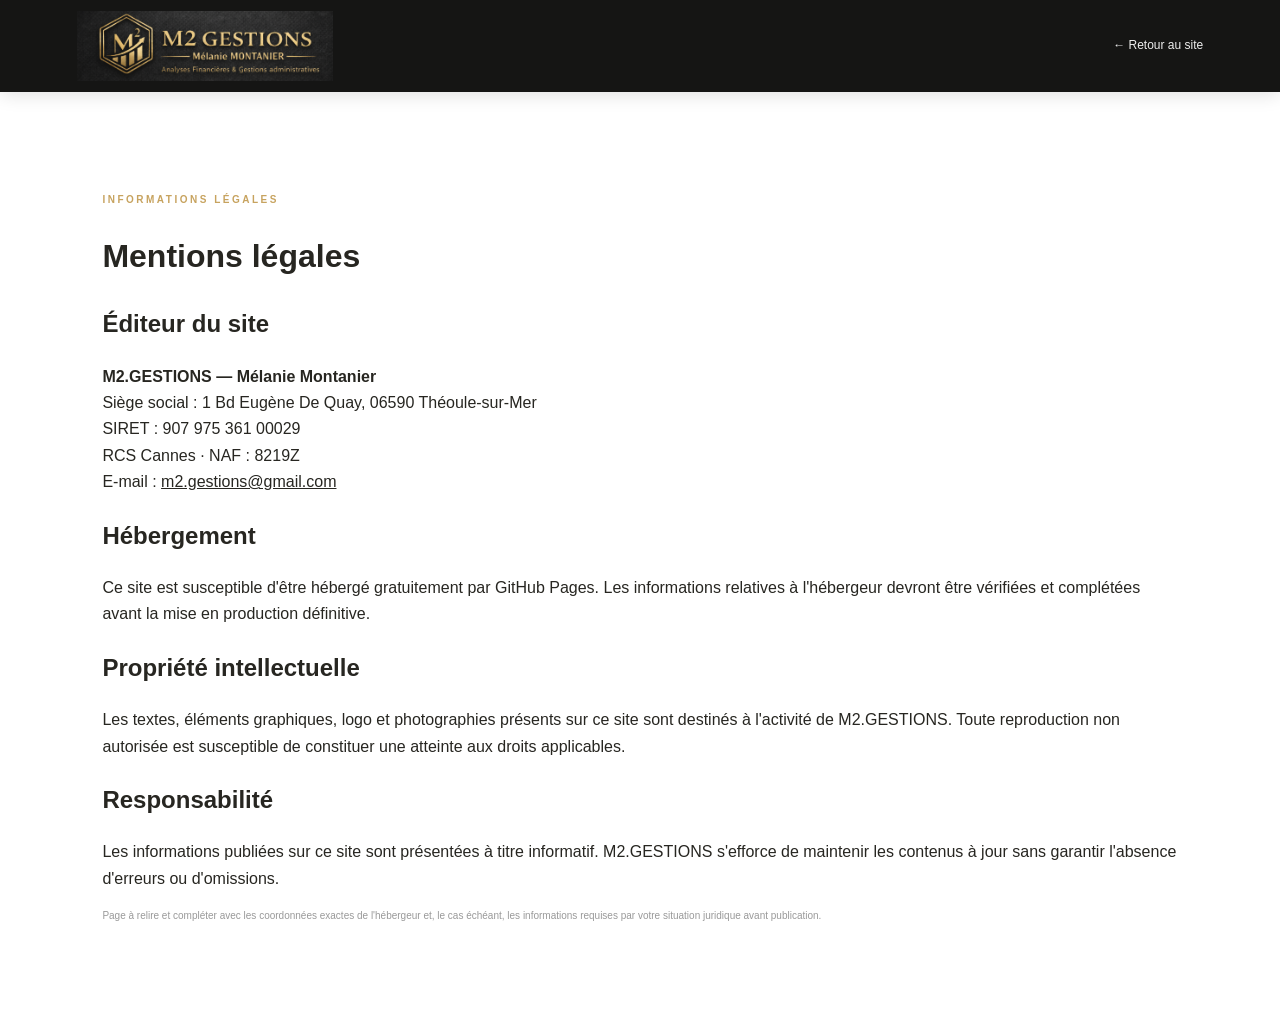
<file: mentions-legales.html>
<!doctype html>
<html lang="fr"><head><meta charset="utf-8"><meta name="viewport" content="width=device-width,initial-scale=1"><title>Mentions légales | M2.GESTIONS</title><link rel="stylesheet" href="style.css"></head>
<body>
<header class="site-header"><a class="brand" href="index.html"><img src="logo.png" alt="M2.GESTIONS"></a><nav class="nav"><a href="index.html">← Retour au site</a></nav></header>
<main class="section section-white legal-page">
<p class="eyebrow">INFORMATIONS LÉGALES</p><h1>Mentions légales</h1>
<h2>Éditeur du site</h2>
<p><strong>M2.GESTIONS — Mélanie Montanier</strong><br>Siège social : 1 Bd Eugène De Quay, 06590 Théoule-sur-Mer<br>SIRET : 907 975 361 00029<br>RCS Cannes · NAF : 8219Z<br>E-mail : <a href="mailto:m2.gestions@gmail.com">m2.gestions@gmail.com</a></p>
<h2>Hébergement</h2><p>Ce site est susceptible d'être hébergé gratuitement par GitHub Pages. Les informations relatives à l'hébergeur devront être vérifiées et complétées avant la mise en production définitive.</p>
<h2>Propriété intellectuelle</h2><p>Les textes, éléments graphiques, logo et photographies présents sur ce site sont destinés à l'activité de M2.GESTIONS. Toute reproduction non autorisée est susceptible de constituer une atteinte aux droits applicables.</p>
<h2>Responsabilité</h2><p>Les informations publiées sur ce site sont présentées à titre informatif. M2.GESTIONS s'efforce de maintenir les contenus à jour sans garantir l'absence d'erreurs ou d'omissions.</p>
<p class="form-note">Page à relire et compléter avec les coordonnées exactes de l'hébergeur et, le cas échéant, les informations requises par votre situation juridique avant publication.</p>
</main>
</body></html>
</file>
<file: style.css>
*{box-sizing:border-box}html{scroll-behavior:smooth}body{margin:0;background:#f6f2ea;color:#272621;font-family:"DM Sans",Arial,sans-serif;line-height:1.65}a{color:inherit}.site-header{height:92px;background:#151514;color:#fff;display:flex;align-items:center;justify-content:space-between;padding:0 6vw;position:sticky;top:0;z-index:50;box-shadow:0 2px 18px #0002}.brand{height:70px;display:block}.brand img{height:100%;width:auto;display:block}.nav{display:flex;align-items:center;gap:25px}.nav a{color:#eee;text-decoration:none;font-size:12px}.nav-cta{border:1px solid #c7a35f;padding:10px 18px}.menu-toggle{display:none;background:transparent;border:0;color:#fff;font-size:28px}.hero{min-height:690px;background:#151514;color:#fff;padding:90px 8vw 95px;display:grid;grid-template-columns:1.35fr .65fr;align-items:center;gap:50px;position:relative;overflow:hidden}.hero:after{content:"";position:absolute;width:720px;height:720px;border:1px solid #39362f;border-radius:50%;right:-300px;top:-240px}.hero-copy{position:relative;z-index:2}.eyebrow{font-size:10px;letter-spacing:2.5px;font-weight:700;color:#c7a35f;margin:0 0 18px}.hero h1{font-family:"Playfair Display",Georgia,serif;font-weight:500;font-size:clamp(48px,6vw,78px);line-height:1.04;letter-spacing:-2px;margin:0 0 28px;max-width:850px}.hero h1 em,h2 em{color:#c7a35f;font-style:italic}.hero-text{max-width:650px;color:#c7c4bc;font-size:16px}.hero-actions{display:flex;gap:28px;align-items:center;margin-top:36px}.btn{display:inline-block;background:#c7a35f;color:#151514;text-decoration:none;border:0;padding:14px 23px;font:700 13px "DM Sans",sans-serif;cursor:pointer}.text-link{color:#fff;text-decoration:none;border-bottom:1px solid #c7a35f;font-size:13px;padding-bottom:4px}.hero-locations{display:flex;flex-wrap:wrap;gap:10px 25px;margin-top:40px;color:#a9a69f;font-size:11px}.hero-locations span::first-letter{color:#c7a35f}.hero-mark{position:relative;z-index:2;display:grid;place-items:center}.circle{width:270px;height:270px;border:1px solid #675a43;border-radius:50%;display:flex;flex-direction:column;justify-content:center;align-items:center}.circle:before{content:"";position:absolute;width:225px;height:225px;border:1px solid #c7a35f;border-radius:50%}.circle strong{font-family:"Playfair Display";font-size:82px;color:#c7a35f;line-height:1;z-index:1}.circle span{font-size:9px;letter-spacing:2px;text-align:center;margin-top:12px;z-index:1}.section{padding:100px 8vw}.section-white{background:#fff;padding:100px 8vw}.intro{text-align:center;padding-left:14vw;padding-right:14vw}.intro h2,.section-head h2,.about h2,.formulas h2,.contact h2,.cta-strip h2{font-family:"Playfair Display",Georgia,serif;font-weight:500;font-size:clamp(35px,4vw,55px);line-height:1.1;letter-spacing:-1px;margin:0 0 25px}.intro>p:last-child{max-width:690px;margin:auto;color:#77736b}.section-head{display:flex;justify-content:space-between;align-items:end;gap:50px;margin-bottom:45px}.section-head>p{max-width:310px;color:#77736b;font-size:14px}.service-grid{display:grid;grid-template-columns:repeat(4,1fr);gap:1px;background:#ded8ca;border:1px solid #ded8ca}.service-grid article{background:#f6f2ea;padding:30px;min-height:245px}.service-grid article>span,.formula-grid article>span{color:#c7a35f;font-size:11px;letter-spacing:2px}.service-grid h3{font-family:"Playfair Display";font-size:22px;line-height:1.2;font-weight:500;margin:30px 0 10px}.service-grid p{color:#77736b;font-size:13px;margin:0}.service-grid .dark-card{background:#151514;color:#fff}.service-grid .dark-card p{color:#bbb7ae}.about{background:#151514;color:#fff;padding:100px 8vw;display:grid;grid-template-columns:.75fr 1.25fr;gap:75px;align-items:center}.portrait-wrap{border:1px solid #5d523e;position:relative;background:#111}.portrait{width:100%;height:570px;display:block;object-fit:cover;object-position:center 20%;filter:grayscale(100%);}.portrait-caption{position:absolute;bottom:0;left:0;right:0;padding:12px 15px;background:#151514d9;color:#c7a35f;font-size:9px;letter-spacing:2px}.about-copy>p:not(.eyebrow){color:#c7c4bc;max-width:690px}.about-copy strong{color:#fff}.about-facts{display:flex;gap:35px;border-left:1px solid #c7a35f;padding-left:20px;margin-top:35px}.about-facts div{display:flex;flex-direction:column}.about-facts strong{font-family:"Playfair Display";font-size:19px}.about-facts span{font-size:11px;color:#aaa69e}.signature{font-family:"Playfair Display";font-style:italic;color:#c7a35f;font-size:24px;margin-top:30px}.zone-grid{display:grid;grid-template-columns:1fr 1fr;gap:20px}.zone-card{background:#f6f2ea;border:1px solid #ded8ca;padding:40px}.zone-icon{font-size:30px;color:#c7a35f}.zone-kicker{font-size:10px;letter-spacing:2px;font-weight:700;color:#c7a35f}.zone-card h3{font-family:"Playfair Display";font-size:30px;font-weight:500;margin:15px 0 8px}.zone-card p:last-child{font-size:14px;color:#77736b}.remote-bar{margin-top:20px;background:#151514;color:#fff;padding:22px 25px;display:flex;gap:18px;align-items:center}.remote-bar strong{color:#c7a35f}.remote-bar span{font-size:13px;color:#c4c0b8}.reassurance{background:#c7a35f;padding:45px 8vw;display:grid;grid-template-columns:repeat(4,1fr);gap:30px}.reassurance div{display:flex;flex-direction:column}.reassurance strong{font-family:"Playfair Display";font-size:19px}.reassurance span{font-size:11px;color:#4f432f}.formulas{background:#fff}.formula-grid{display:grid;grid-template-columns:repeat(3,1fr);gap:20px;margin-top:45px}.formula-grid article{border:1px solid #ded8ca;padding:35px;min-height:220px}.formula-grid .featured{background:#151514;color:#fff;border-color:#151514}.formula-grid h3{font-family:"Playfair Display";font-size:28px;font-weight:500;margin:30px 0 10px}.formula-grid p{font-size:14px;color:#77736b}.formula-grid .featured p{color:#bbb7ae}.cta-strip{background:#22211e;color:#fff;padding:55px 8vw;display:flex;align-items:center;justify-content:space-between;gap:30px}.cta-strip h2{font-size:34px;margin:0}.btn-light{background:#fff;color:#151514}.contact{display:grid;grid-template-columns:1fr 1fr;gap:80px;align-items:start}.contact>div>p:not(.eyebrow){max-width:560px;color:#77736b}.contact-details{display:flex;flex-direction:column;gap:8px;margin-top:30px;font-size:13px}.contact-details a{font-family:"Playfair Display";font-size:25px;text-decoration:none}.contact-form{background:#151514;color:#fff;padding:40px}.contact-form label{display:flex;flex-direction:column;gap:7px;font-size:11px;color:#c7a35f;margin-bottom:17px;letter-spacing:.3px}.contact-form input,.contact-form select,.contact-form textarea{font:400 14px "DM Sans",sans-serif;background:#fff;color:#272621;border:0;padding:12px 13px;outline:none}.contact-form textarea{resize:vertical}.two-cols{display:grid;grid-template-columns:1fr 1fr;gap:15px}.check{display:grid!important;grid-template-columns:18px 1fr;gap:8px!important;align-items:start;font-size:10px!important;color:#aaa!important;line-height:1.4}.check input{width:15px;height:15px;margin:0}.contact-form .btn{margin-top:3px}.form-note{font-size:10px;color:#999;margin:14px 0 0}.footer{background:#0d0d0c;color:#aaa;padding:32px 6vw;display:grid;grid-template-columns:1.2fr 2fr 1fr auto;gap:30px;align-items:center;font-size:10px}.footer-brand img{width:220px;max-width:100%}.footer p{margin:2px 0}.footer strong{color:#ddd}.footer-links{display:flex;flex-direction:column;gap:5px}.footer-links a{color:#aaa;text-decoration:none}.footer-links a:hover{color:#c7a35f}.footer small{white-space:nowrap}@media(max-width:1000px){.nav{gap:14px}.service-grid{grid-template-columns:repeat(2,1fr)}.hero{grid-template-columns:1fr}.hero-mark{display:none}.about{grid-template-columns:1fr}.portrait{height:500px}.reassurance{grid-template-columns:repeat(2,1fr)}.footer{grid-template-columns:1fr 1fr}}@media(max-width:720px){.site-header{height:76px;padding:0 6vw}.brand{height:58px}.menu-toggle{display:block}.nav{display:none;position:absolute;top:76px;left:0;right:0;background:#151514;padding:24px 6vw;flex-direction:column;align-items:flex-start;box-shadow:0 10px 20px #0003}.nav.open{display:flex}.hero{padding:70px 8vw;min-height:650px}.hero h1{font-size:48px}.hero-actions{flex-direction:column;align-items:flex-start;gap:20px}.intro,.section,.section-white{padding:75px 8vw}.section-head{display:block}.section-head>p{margin-top:20px}.service-grid,.zone-grid,.formula-grid,.reassurance{grid-template-columns:1fr}.service-grid article{min-height:auto}.about{padding:75px 8vw}.portrait{height:430px}.about-facts{flex-direction:column;gap:14px}.remote-bar{display:block}.remote-bar span{display:block;margin-top:6px}.cta-strip{display:block;padding:55px 8vw}.cta-strip .btn{margin-top:22px}.contact{display:block}.contact-form{margin-top:35px;padding:28px 22px}.two-cols{grid-template-columns:1fr}.footer{display:block;padding:30px 8vw}.footer-brand{margin-bottom:20px}.footer-links{margin-top:20px}.footer small{display:block;margin-top:20px}}
</file>
